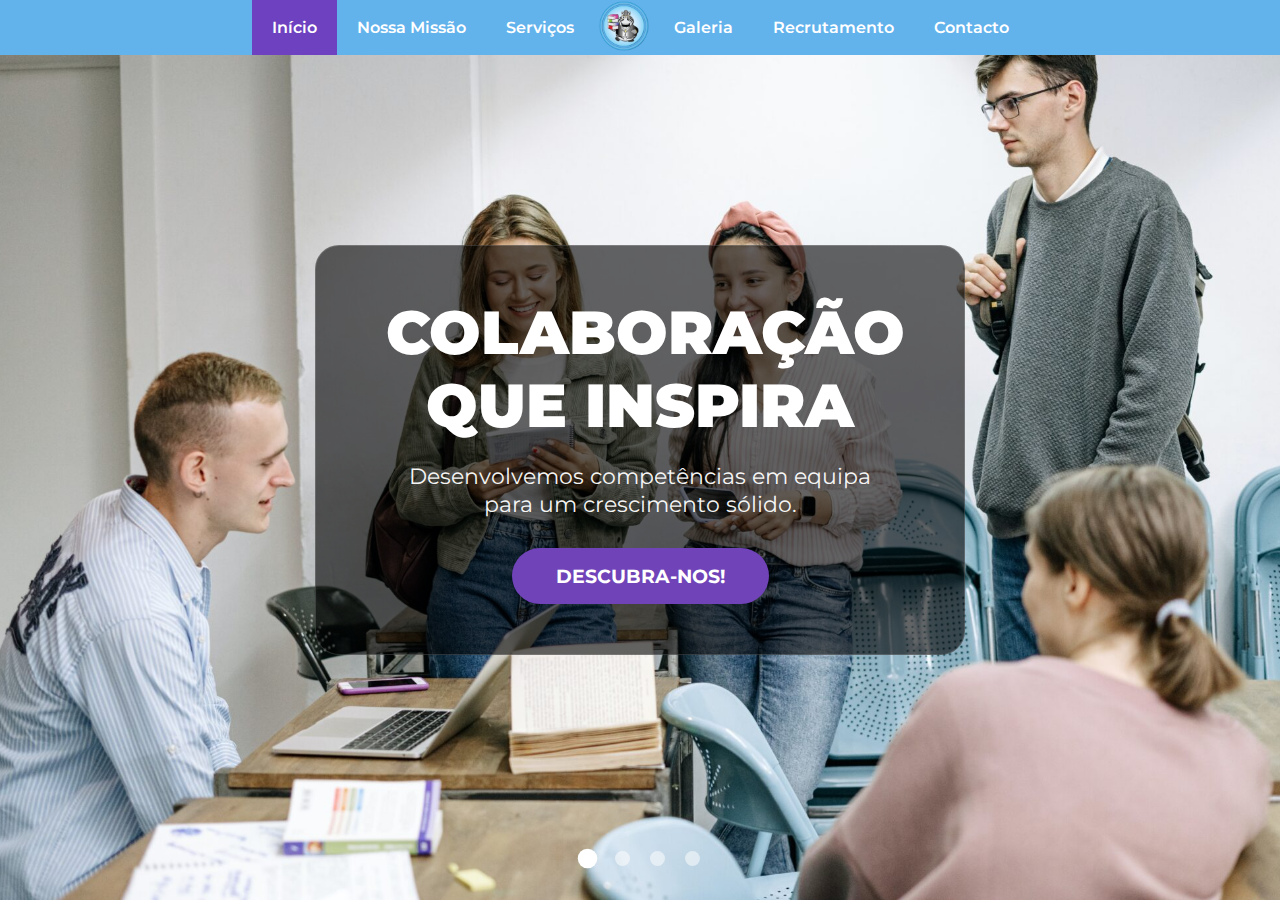
<file: index.html>
<!DOCTYPE html>
<html lang="pt">
<head>
    <meta charset="UTF-8">
    <meta name="viewport" content="width=device-width, initial-scale=1.0">
    <title>Zebra Pacata</title>
    <link rel="icon" type="image/x-icon" href="imagens/logozebra.png">
    <link rel="stylesheet" href="style.css">
</head>
<body>

    <nav class="navbar">
        <ul>
            <li><a class="active" href="index.html">Início</a></li>
            <li><a href="mission.html">Nossa Missão</a></li>
            <li><a href="services.html">Serviços</a></li>
            <div class="logo">
            <img src="imagens/logozebra.png" alt="Logo Zebra Pacata">
            </div>
            <li><a href="pictures.html">Galeria</a></li>
            <li><a href="recrute.html">Recrutamento</a></li>
            <li><a href="conctat.html">Contacto</a></li>
        </ul>
    </nav>

    <section class="hero-slider">

        <div class="slide active">
            <img src="imagens/p1f1.jpg" alt="Slide 1">
            <div class="hero-content">
                <h1>COLABORAÇÃO QUE INSPIRA</h1>
                <p>Desenvolvemos competências em equipa para um crescimento sólido.</p>
                <a href="conctat.html" class="hero-btn">DESCUBRA-NOS!</a>
            </div>
        </div>

        <div class="slide">
            <img src="imagens/p1f2.jpg" alt="Slide 2">
            <div class="hero-content">
                <h1>JUNTOS APRENDEMOS MELHOR</h1>
                <p>A união faz a força no nosso percurso educativo.</p>
                <a href="conctat.html" class="hero-btn">DESCUBRA MAIS!</a>
            </div>
        </div>

        <div class="slide">
            <img src="imagens/p1f3.jpg" alt="Slide 3">
            <div class="hero-content">
                <h1>APRENDER SEM FRONTEIRAS</h1>
                <p>Educação personalizada e acessível, onde quer que estejas.</p>
                <a href="services.html" class="hero-btn">OS NOSSOS SERVIÇOS</a>
            </div>
        </div>

        <div class="slide">
            <img src="imagens/p1f4.jpg" alt="Slide 4">
            <div class="hero-content">
                <h1>RUMO AO SUCESSO</h1>
                <p>Preparação contínua para um futuro brilhante.</p>
                <a href="conctat.html" class="hero-btn">FALE CONNOSCO!</a>
            </div>
        </div>

        <div class="dots">
            <span class="dot active"></span>
            <span class="dot"></span>
            <span class="dot"></span>
            <span class="dot"></span>
        </div>

    </section>
    <script src="script.js"></script>
</body>
</html>
</file>
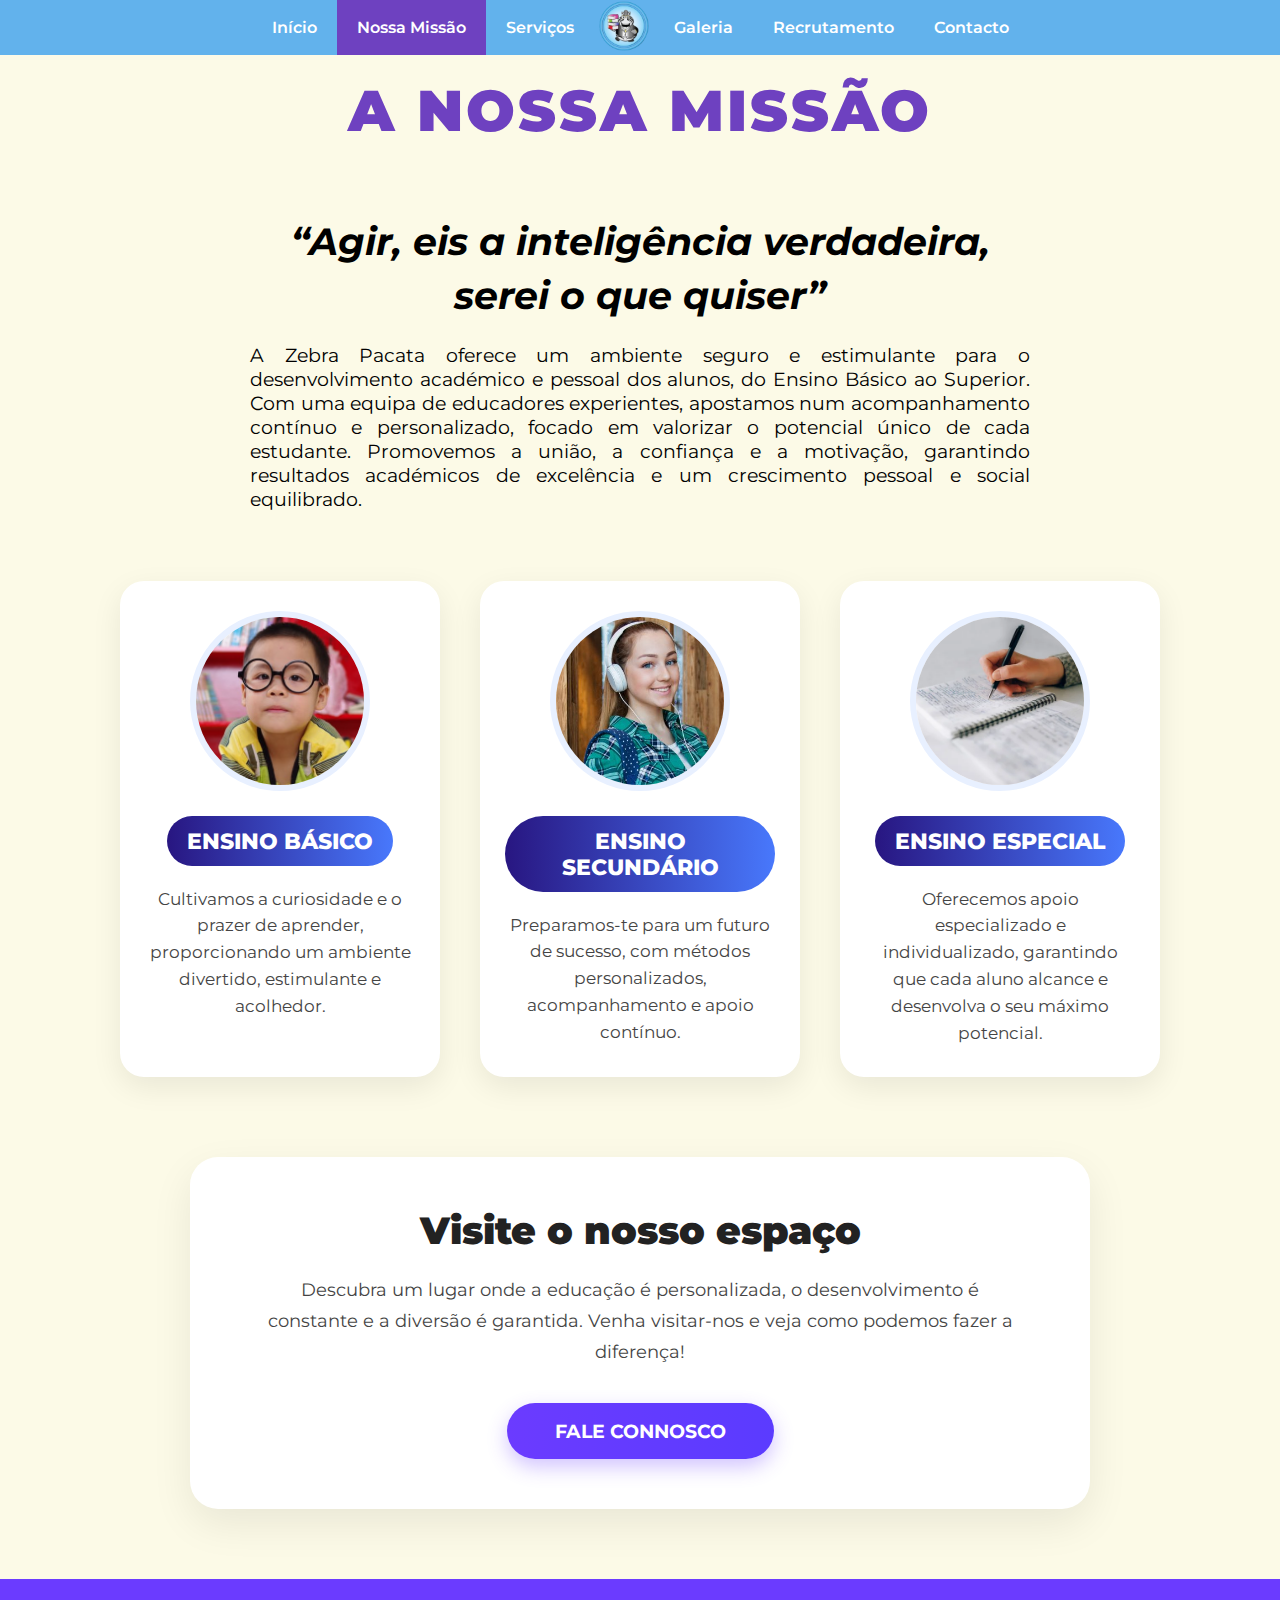
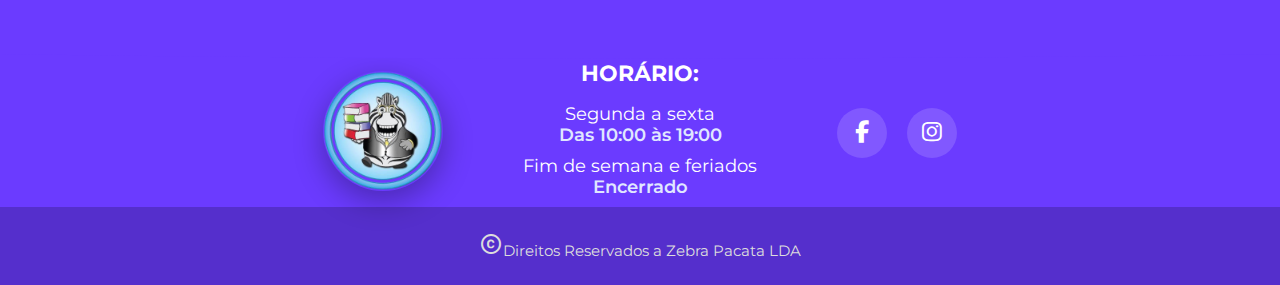
<file: mission.html>
<!DOCTYPE html>
<html lang="pt">

<head>
    <meta charset="UTF-8">
    <meta name="viewport" content="width=device-width, initial-scale=1.0">
    <meta name="description" content="Zebra Pacata - Centro de Estudos, explicações e apoio escolar.">
    <meta name="robots" content="index, follow">
    <title>Zebra Pacata - Centro de Estudos</title>
    <link rel="icon" type="image/x-icon" href="imagens/logozebra.png">
    <link rel="stylesheet" href="https://fonts.googleapis.com/icon?family=Material+Icons">
    <link rel="stylesheet" href="https://cdnjs.cloudflare.com/ajax/libs/font-awesome/6.5.0/css/all.min.css">
    <link rel="stylesheet" href="style.css">
</head>

<body>
    <nav class="navbar">
        <ul>
            <li><a href="home.html">Início</a></li>
            <li><a class="active" href="mission.html">Nossa Missão</a></li>
            <li><a href="services.html">Serviços</a></li>
            <div class="logo">
                <img src="imagens/logozebra.png" alt="Logo Zebra Pacata">
            </div>
            <li><a href="pictures.html">Galeria</a></li>
            <li><a href="recrute.html">Recrutamento</a></li>
            <li><a href="conctat.html">Contacto</a></li>
        </ul>
    </nav>

    <section class="mission">
        <div class="mission-container">
            <div class="big-title">A Nossa Missão</div>

            <div class="quote">
                <i>“Agir, eis a inteligência verdadeira, <br>
                    serei o que quiser”</i>
            </div>

            <div class="text-block">
                A Zebra Pacata oferece um ambiente seguro e estimulante para o desenvolvimento académico e pessoal dos
                alunos, do Ensino Básico
                ao Superior.
                Com uma equipa de educadores experientes, apostamos num acompanhamento contínuo e personalizado, focado
                em valorizar o potencial único
                de cada estudante.
                Promovemos a união, a confiança e a motivação, garantindo resultados académicos de excelência e um
                crescimento pessoal e social
                equilibrado.

            </div>
    </section>

    <section class="levels-section">
        <div class="levels-container">

            <div class="level-card">
                <div class="level-image">
                    <img src="imagens/basico.jpg" alt="Ensino Básico">
                </div>
                <h3 class="level-title">ENSINO BÁSICO</h3>
                <p>Cultivamos a curiosidade e o prazer de aprender, proporcionando um ambiente divertido, estimulante e
                    acolhedor.</p>
            </div>

            <div class="level-card">
                <div class="level-image">
                    <img src="imagens/secundario.jpg" alt="Ensino Secundário">
                </div>
                <h3 class="level-title">ENSINO SECUNDÁRIO</h3>
                <p>Preparamos-te para um futuro de sucesso, com métodos personalizados, acompanhamento e apoio contínuo.
                </p>
            </div>

            <div class="level-card">
                <div class="level-image">
                    <img src="imagens/especial.jpg" alt="Ensino Especial">
                </div>
                <h3 class="level-title">ENSINO ESPECIAL</h3>
                <p>Oferecemos apoio especializado e individualizado, garantindo que cada aluno alcance e desenvolva o
                    seu máximo
                    potencial.</p>
            </div>
        </div>
        <section class="visit-section">
            <div class="visit-card">
                <h2>Visite o nosso espaço</h2>
                <p>Descubra um lugar onde a educação é personalizada, o desenvolvimento é constante e a diversão é
                    garantida. Venha visitar-nos e veja como podemos fazer a diferença!</p>
                <a href="conctat.html" class="visit-btn">FALE CONNOSCO</a>
            </div>
        </section>
    </section>
    <footer class="footer">
        <div class="footer-wave"></div>

        <div class="footer-content">
            <!-- Logo circular da zebra -->
            <div class="footer-logo">
                <img src="imagens/logozebra.png" alt="Zebra Pacata">
            </div>

            <!-- Horários -->
            <div class="footer-schedule">
                <h4>HORÁRIO:</h4>
                <p>Segunda a sexta <span>Das 10:00 às 19:00</span></p>
                <p>Fim de semana e feriados <span>Encerrado</span></p>
            </div>

            <!-- Redes sociais -->
            <div class="footer-social">
                <a href="https://www.facebook.com/people/Centro-de-Apoio-Pedag%C3%B3gico-Zebra-Pacata/100094758005403/"
                    aria-label="Facebook" ;><i class="fab fa-facebook-f"></i></a>
                <a href="https://www.instagram.com/centropedagogicozebrapacata/" aria-label="Instagram"><i
                        class="fab fa-instagram"></i></a>
            </div>
        </div>

        <div class="footer-bottom">
            <span class="material-icons">copyright</span>Direitos Reservados a Zebra Pacata LDA
        </div>
    </footer>
</body>

</html>
</file>
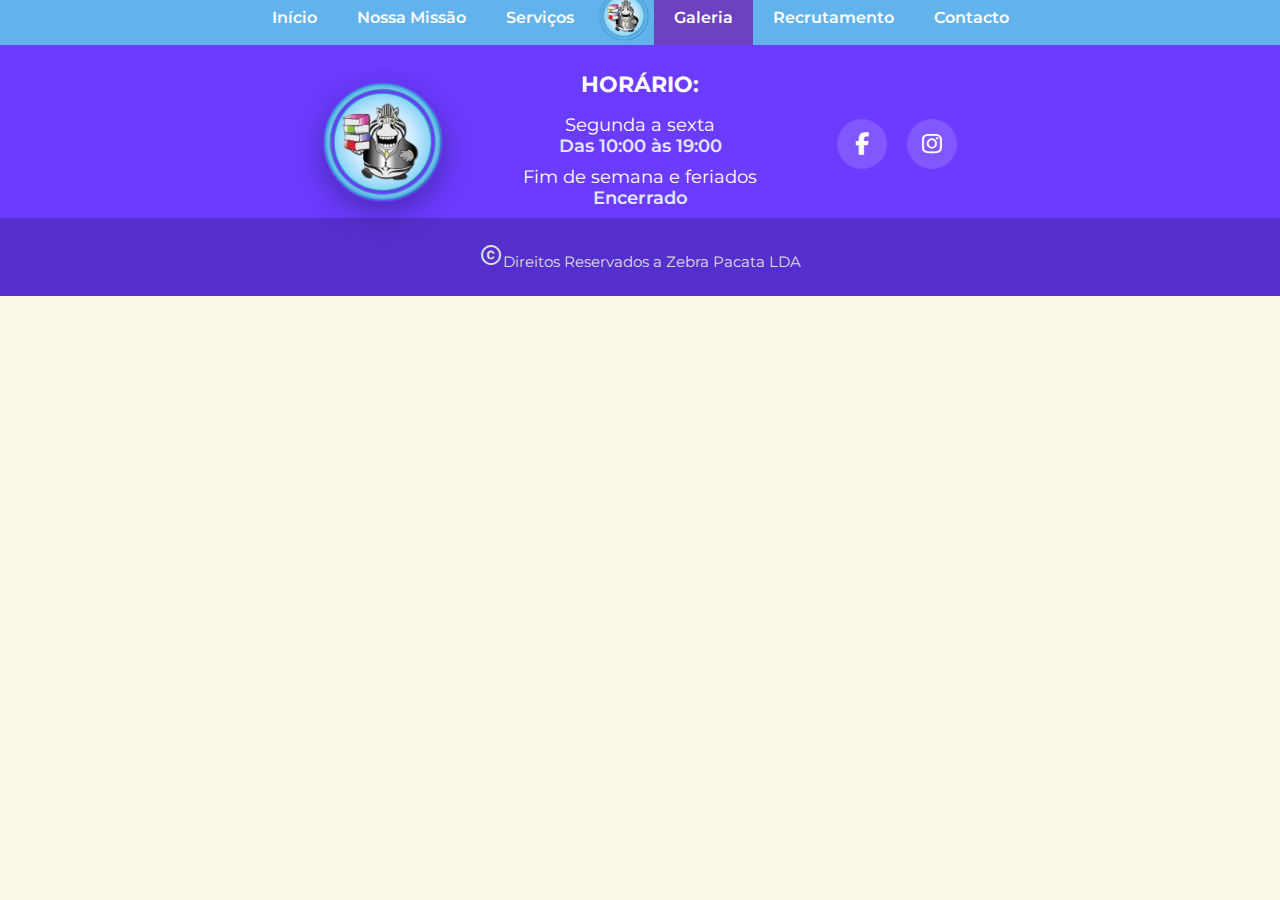
<file: pictures.html>
<!DOCTYPE html>
<html lang="pt">

<head>
    <meta charset="UTF-8">
    <meta name="viewport" content="width=device-width, initial-scale=1.0">
    <meta name="description" content="Zebra Pacata - Centro de Estudos, explicações e apoio escolar.">
    <meta name="robots" content="index, follow">
    <title>Zebra Pacata - Centro de Estudos</title>
    <link rel="icon" type="image/x-icon" href="imagens/logozebra.png">
    <link rel="stylesheet" href="https://fonts.googleapis.com/icon?family=Material+Icons">
    <link rel="stylesheet" href="https://cdnjs.cloudflare.com/ajax/libs/font-awesome/6.5.0/css/all.min.css">
    <link rel="stylesheet" href="style.css">
</head>

<body>
    <div class="navbar">
        <ul>
            <li><a href="home.html">Início</a></li>
            <li><a href="mission.html">Nossa Missão</a></li>
            <li><a href="services.html">Serviços</a></li>
            <div class="logo">
                <li><img src="imagens/logozebra.png" alt="Logotipo"></li>
            </div>
            <li><a class="active" href="pictures.html">Galeria</a></li>
            <li><a href="recrute.html">Recrutamento</a></li>
            <li><a href="conctat.html">Contacto</a></li>
        </ul>
    </div> <!--navbar-->
    <footer class="footer">
        <div class="footer-wave"></div>

        <div class="footer-content">
            <!-- Logo circular da zebra -->
            <div class="footer-logo">
                <img src="imagens/logozebra.png" alt="Zebra Pacata">
            </div>

            <!-- Horários -->
            <div class="footer-schedule">
                <h4>HORÁRIO:</h4>
                <p>Segunda a sexta <span>Das 10:00 às 19:00</span></p>
                <p>Fim de semana e feriados <span>Encerrado</span></p>
            </div>

            <!-- Redes sociais -->
            <div class="footer-social">
                <a href="https://www.facebook.com/people/Centro-de-Apoio-Pedag%C3%B3gico-Zebra-Pacata/100094758005403/"
                    aria-label="Facebook" ;><i class="fab fa-facebook-f"></i></a>
                <a href="https://www.instagram.com/centropedagogicozebrapacata/" aria-label="Instagram"><i
                        class="fab fa-instagram"></i></a>
            </div>
        </div>

        <div class="footer-bottom">
            <span class="material-icons">copyright</span>Direitos Reservados a Zebra Pacata LDA
        </div>
    </footer>
</body>

</html>
</file>
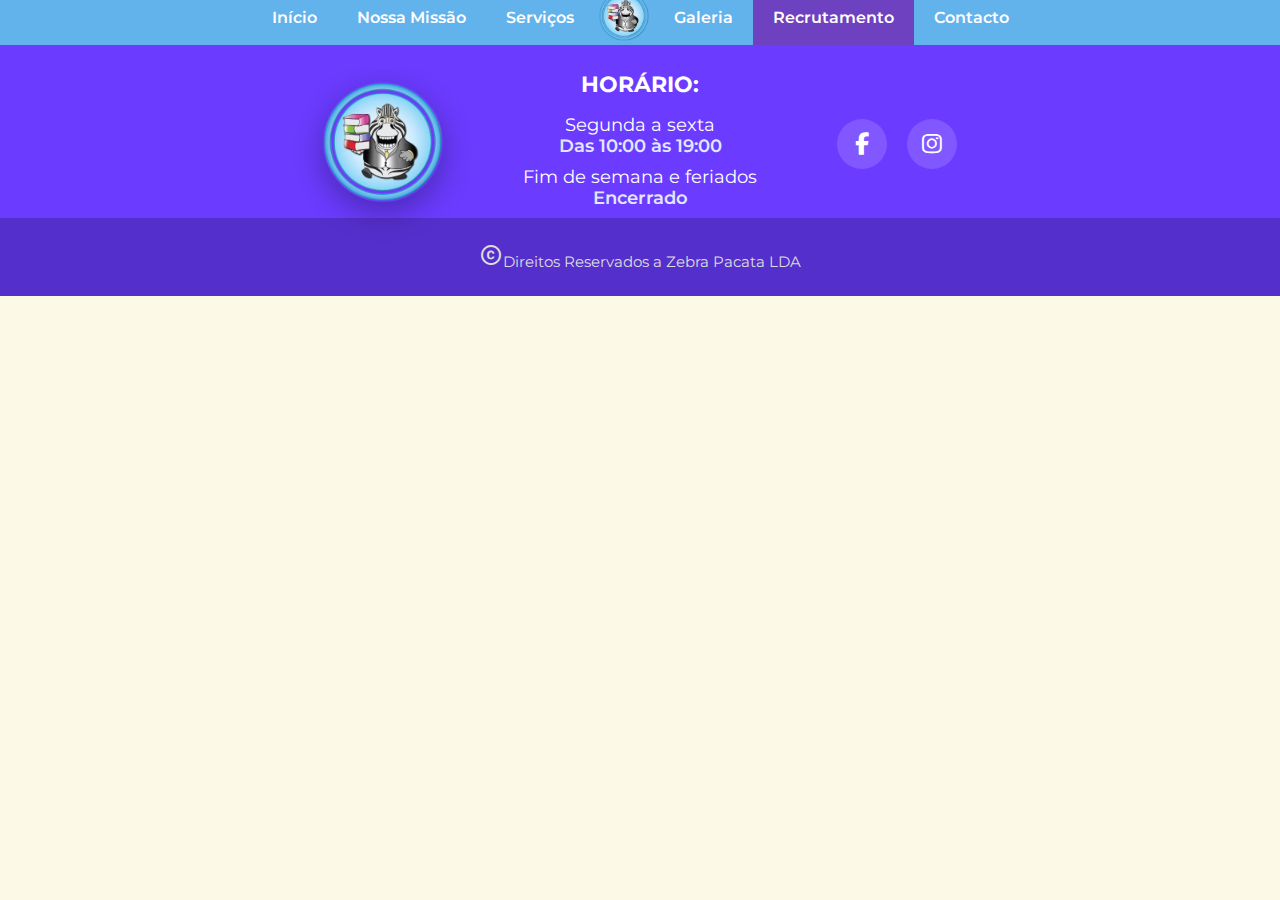
<file: recrute.html>
<!DOCTYPE html>
<html lang="pt">

<head>
    <meta charset="UTF-8">
    <meta name="viewport" content="width=device-width, initial-scale=1.0">
    <meta name="description" content="Zebra Pacata - Centro de Estudos, explicações e apoio escolar.">
    <meta name="robots" content="index, follow">
    <title>Zebra Pacata - Centro de Estudos</title>
    <link rel="icon" type="image/x-icon" href="imagens/logozebra.png">
    <link rel="stylesheet" href="https://fonts.googleapis.com/icon?family=Material+Icons">
    <link rel="stylesheet" href="https://cdnjs.cloudflare.com/ajax/libs/font-awesome/6.5.0/css/all.min.css">
    <link rel="stylesheet" href="style.css">
</head>

<body>
    <div class="navbar">
        <ul>
            <li><a href="home.html">Início</a></li>
            <li><a href="mission.html">Nossa Missão</a></li>
            <li><a href="services.html">Serviços</a></li>
            <div class="logo">
                <li><img src="imagens/logozebra.png" alt="Logotipo"></li>
            </div>
            <li><a href="pictures.html">Galeria</a></li>
            <li><a class="active" href="recrute.html">Recrutamento</a></li>
            <li><a href="conctat.html">Contacto</a></li>
        </ul>
    </div> <!--navbar-->
    <footer class="footer">
        <div class="footer-wave"></div>

        <div class="footer-content">
            <!-- Logo circular da zebra -->
            <div class="footer-logo">
                <img src="imagens/logozebra.png" alt="Zebra Pacata">
            </div>

            <!-- Horários -->
            <div class="footer-schedule">
                <h4>HORÁRIO:</h4>
                <p>Segunda a sexta <span>Das 10:00 às 19:00</span></p>
                <p>Fim de semana e feriados <span>Encerrado</span></p>
            </div>

            <!-- Redes sociais -->
            <div class="footer-social">
                <a href="https://www.facebook.com/people/Centro-de-Apoio-Pedag%C3%B3gico-Zebra-Pacata/100094758005403/"
                    aria-label="Facebook" ;><i class="fab fa-facebook-f"></i></a>
                <a href="https://www.instagram.com/centropedagogicozebrapacata/" aria-label="Instagram"><i
                        class="fab fa-instagram"></i></a>
            </div>
        </div>

        <div class="footer-bottom">
            <span class="material-icons">copyright</span>Direitos Reservados a Zebra Pacata LDA
        </div>
    </footer>
</body>

</html>
</file>
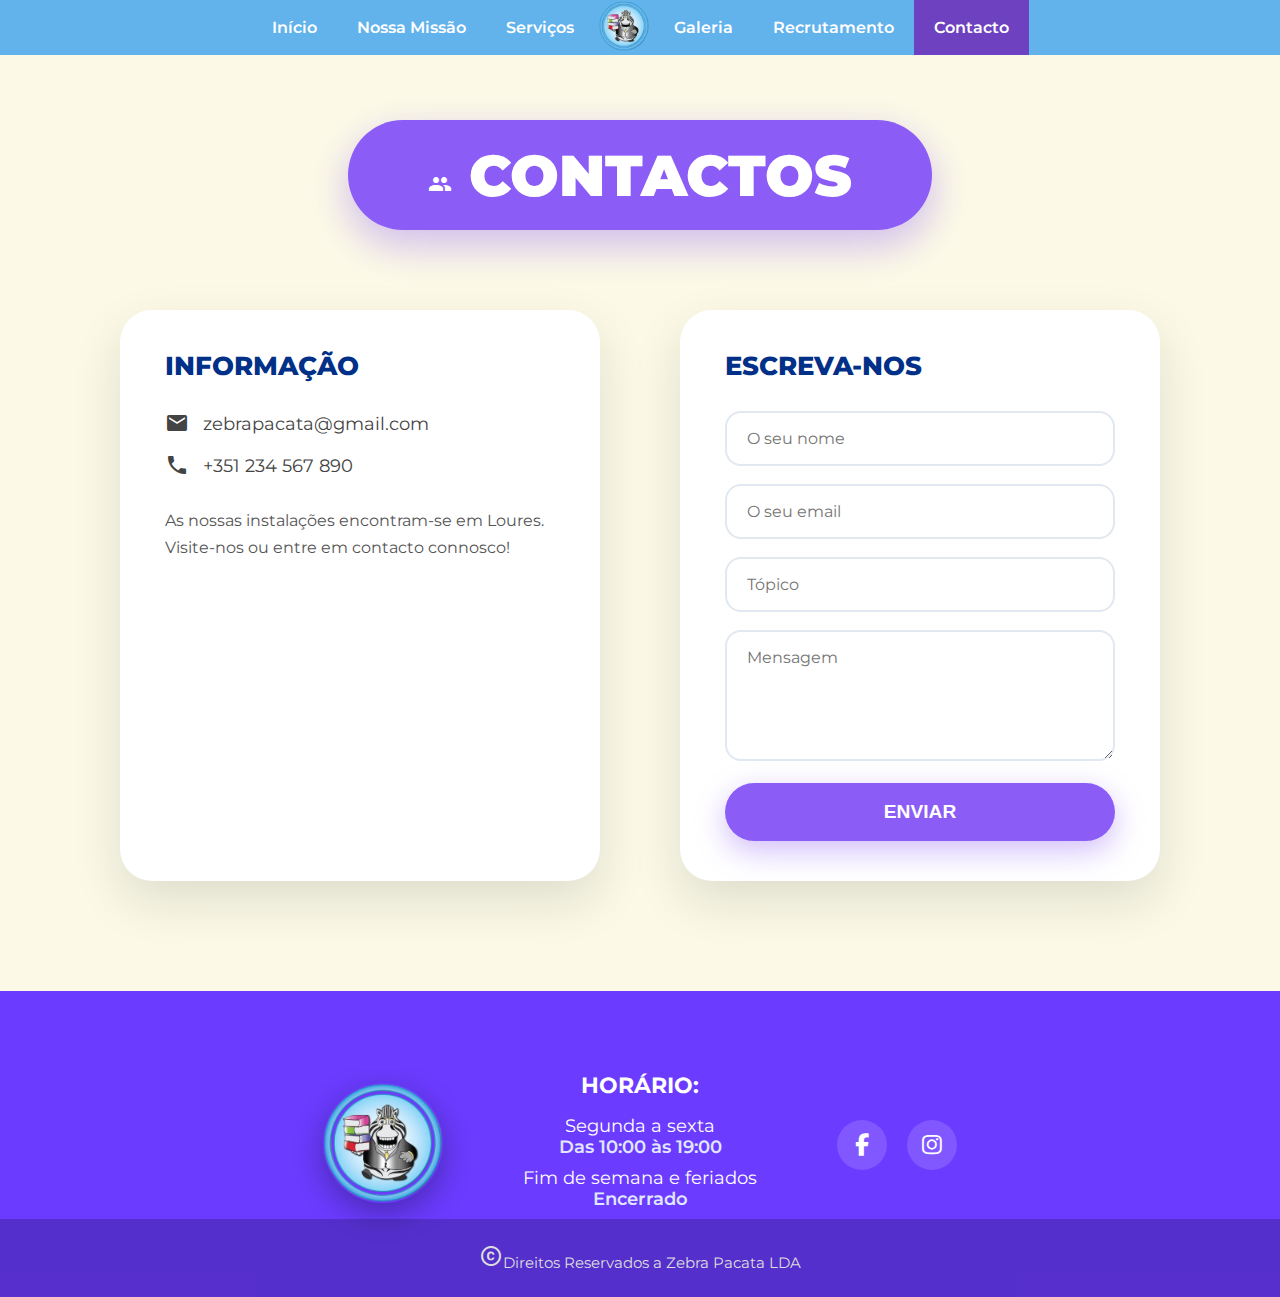
<file: Zebra/Zebra/Zebra/conctat.html>
<!DOCTYPE html>
<html lang="pt">

<head>
    <meta charset="UTF-8">
    <meta name="viewport" content="width=divece-width, inicial-scale=1.0">
    <title>Zebra Pacata</title>
    <link rel="icon" type="image/x-icon" href="imagens/logozebra.png">
    <link rel="stylesheet" href="https://fonts.googleapis.com/icon?family=Material+Icons">
    <link rel="stylesheet" href="https://cdnjs.cloudflare.com/ajax/libs/font-awesome/6.5.0/css/all.min.css">
    <link rel="stylesheet" href="style.css">
</head>

<body>
    <nav class="navbar">
        <ul>
            <li><a href="index.html">Início</a></li>
            <li><a href="mission.html">Nossa Missão</a></li>
            <li><a href="services.html">Serviços</a></li>
            <div class="logo">
                <li><img src="imagens/logozebra.png" alt="Logotipo"></li>
            </div>
            <li><a href="pictures.html">Galeria</a></li>
            <li><a href="recrute.html">Recrutamento</a></li>
            <li><a class="active" href="conctat.html">Contacto</a></li>
        </ul>
    </nav> <!--navbar-->

    <section class="contact-section">
        <div class="contact-container">

            <div class="contact-title">
                <span class="material-icons" id="people">people</span>
                CONTACTOS
            </div>

            <div class="contact-content">
                <div class="contact-info">
                    <h3>INFORMAÇÃO</h3>
                    <p class="info-item">
                        <span class="material-icons">mail</span> zebrapacata@gmail.com
                    </p>
                    <p class="info-item">
                        <span class="material-icons">phone</span> +351 234 567 890
                    </p>
                    <p class="info-text">
                        As nossas instalações encontram-se em Loures.<br>
                        Visite-nos ou entre em contacto connosco!
                        <iframe
                            src="https://www.google.com/maps/embed?pb=!1m18!1m12!1m3!1d3107.687676430003!2d-9.160520323371676!3d38.83961307173657!2m3!1f0!2f0!3f0!3m2!1i1024!2i768!4f13.1!3m3!1m2!1s0xd192ce322917779%3A0x49073eb53e8b1139!2sZebra%20Pacata%20Lda.!5e0!3m2!1spt-PT!2spt!4v1764899569189!5m2!1spt-PT!2spt"
                            width="390px" height="250px" style="border:0;" allowfullscreen="" loading="lazy"
                            referrerpolicy="no-referrer-when-downgrade"></iframe>
                    </p>
                </div>

                <div class="contact-form">
                    <h3>ESCREVA-NOS</h3>
                    <form id="contactForm" action="https://formspree.io/f/xreeebzb" method="POST"
                        onsubmit="return validarEmail()">
                        <input type="text" name="nome" placeholder="O seu nome" required>
                        <input type="email" id="email" name="email" placeholder="O seu email" required>
                        <input type="text" name="assunto" placeholder="Tópico" required>
                        <textarea name="mensagem" placeholder="Mensagem" rows="5" required></textarea>
                        <p id="erro" style="color:#e74c3c; margin-top:10px; font-size:0.95rem; display:none;"></p>
                        <button type="submit">Enviar</button>
                    </form>

                </div>
            </div>
            <script>
                function validarEmail() {
                    const email = document.getElementById("email").value.toLowerCase();
                    const erro = document.getElementById("erroEmail");

                    // domínios bloqueados
                    const dominiosProibidos = [
                        "gmail.com",
                        "outlook.com",
                        "hotmail.com",
                        "yahoo.com"
                    ];

                    // verificar domínio
                    const dominio = email.split("@")[1];

                    if (!email.includes("@") || !dominio) {
                        erro.textContent = "Email inválido.";
                        return false;
                    }

                    if (dominiosProibidos.includes(dominio)) {
                        erro.textContent = "Não são permitidos emails Gmail, Outlook, etc.";
                        return false;
                    }

                    erro.textContent = "";
                    return true;
                }
            </script>
    </section>
    <footer class="footer">
        <div class="footer-wave"></div>

        <div class="footer-content">
            <!-- Logo circular da zebra -->
            <div class="footer-logo">
                <img src="imagens/logozebra.png" alt="Zebra Pacata">
            </div>

            <!-- Horários -->
            <div class="footer-schedule">
                <h4>HORÁRIO:</h4>
                <p>Segunda a sexta <span>Das 10:00 às 19:00</span></p>
                <p>Fim de semana e feriados <span>Encerrado</span></p>
            </div>

            <!-- Redes sociais -->
            <div class="footer-social">
                <a href="https://www.facebook.com/people/Centro-de-Apoio-Pedag%C3%B3gico-Zebra-Pacata/100094758005403/"
                    aria-label="Facebook" ;><i class="fab fa-facebook-f"></i></a>
                <a href="https://www.instagram.com/centropedagogicozebrapacata/" aria-label="Instagram"><i
                        class="fab fa-instagram"></i></a>
            </div>
        </div>

        <div class="footer-bottom">
            <span class="material-icons">copyright</span>Direitos Reservados a Zebra Pacata LDA
        </div>
    </footer>
</body>
</file>
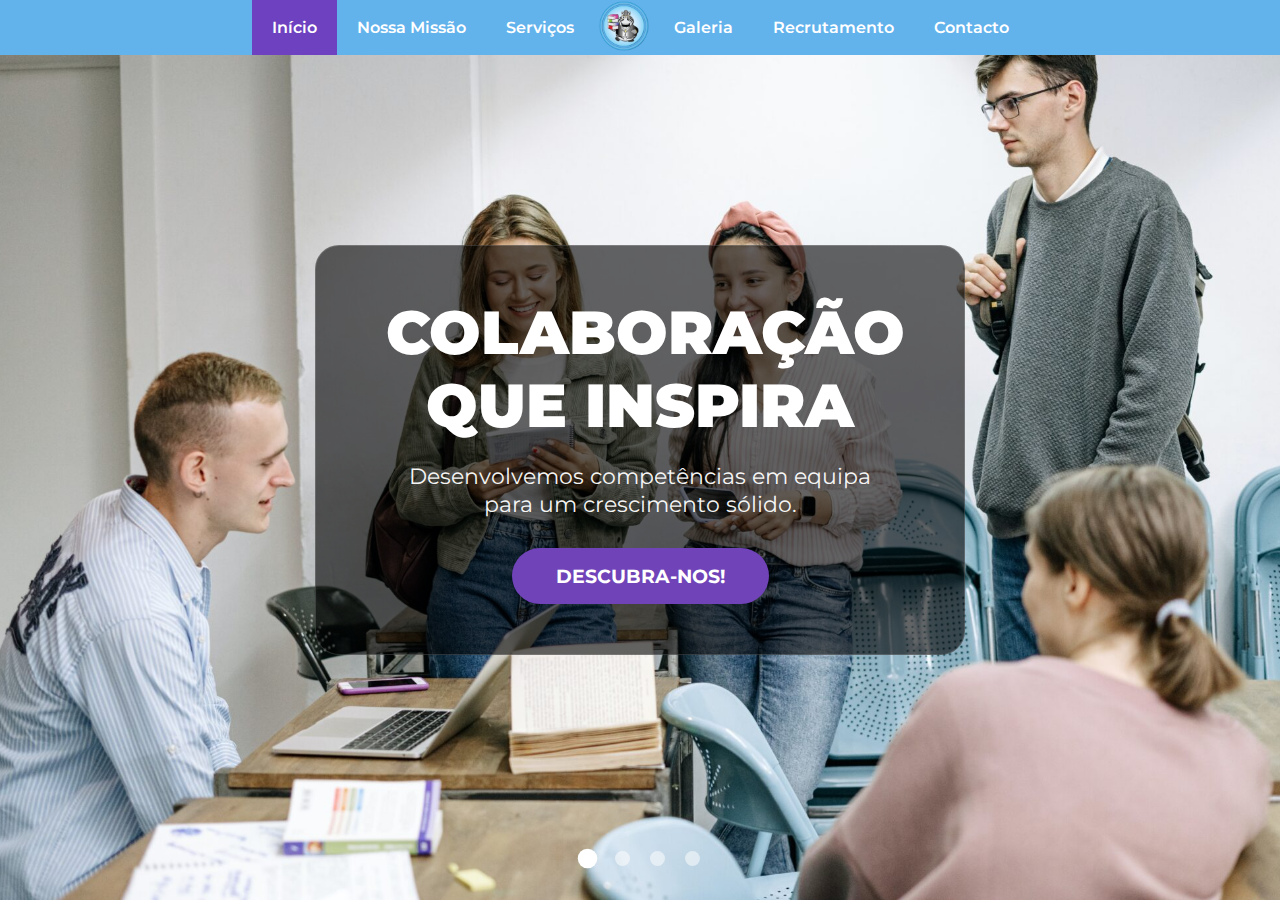
<file: Zebra/Zebra/Zebra/home.html>
<!DOCTYPE html>
<html lang="pt">
<head>
    <meta charset="UTF-8">
    <meta name="viewport" content="width=device-width, initial-scale=1.0">
    <title>Zebra Pacata</title>
    <link rel="icon" type="image/x-icon" href="imagens/logozebra.png">
    <link rel="stylesheet" href="style.css">
</head>
<body>

    <nav class="navbar">
        <ul>
            <li><a class="active" href="home.html">Início</a></li>
            <li><a href="mission.html">Nossa Missão</a></li>
            <li><a href="services.html">Serviços</a></li>
            <div class="logo">
            <img src="imagens/logozebra.png" alt="Logo Zebra Pacata">
            </div>
            <li><a href="pictures.html">Galeria</a></li>
            <li><a href="recrute.html">Recrutamento</a></li>
            <li><a href="conctat.html">Contacto</a></li>
        </ul>
    </nav>

    <section class="hero-slider">

        <div class="slide active">
            <img src="imagens/p1f1.jpg" alt="Slide 1">
            <div class="hero-content">
                <h1>COLABORAÇÃO QUE INSPIRA</h1>
                <p>Desenvolvemos competências em equipa para um crescimento sólido.</p>
                <a href="conctat.html" class="hero-btn">DESCUBRA-NOS!</a>
            </div>
        </div>

        <div class="slide">
            <img src="imagens/p1f2.jpg" alt="Slide 2">
            <div class="hero-content">
                <h1>JUNTOS APRENDEMOS MELHOR</h1>
                <p>A união faz a força no nosso percurso educativo.</p>
                <a href="conctat.html" class="hero-btn">DESCUBRA MAIS!</a>
            </div>
        </div>

        <div class="slide">
            <img src="imagens/p1f3.jpg" alt="Slide 3">
            <div class="hero-content">
                <h1>APRENDER SEM FRONTEIRAS</h1>
                <p>Educação personalizada e acessível, onde quer que estejas.</p>
                <a href="services.html" class="hero-btn">OS NOSSOS SERVIÇOS</a>
            </div>
        </div>

        <div class="slide">
            <img src="imagens/p1f4.jpg" alt="Slide 4">
            <div class="hero-content">
                <h1>RUMO AO SUCESSO</h1>
                <p>Preparação contínua para um futuro brilhante.</p>
                <a href="conctat.html" class="hero-btn">FALE CONNOSCO!</a>
            </div>
        </div>

        <div class="dots">
            <span class="dot active"></span>
            <span class="dot"></span>
            <span class="dot"></span>
            <span class="dot"></span>
        </div>

    </section>
    <script src="script.js"></script>
</body>
</html>
</file>
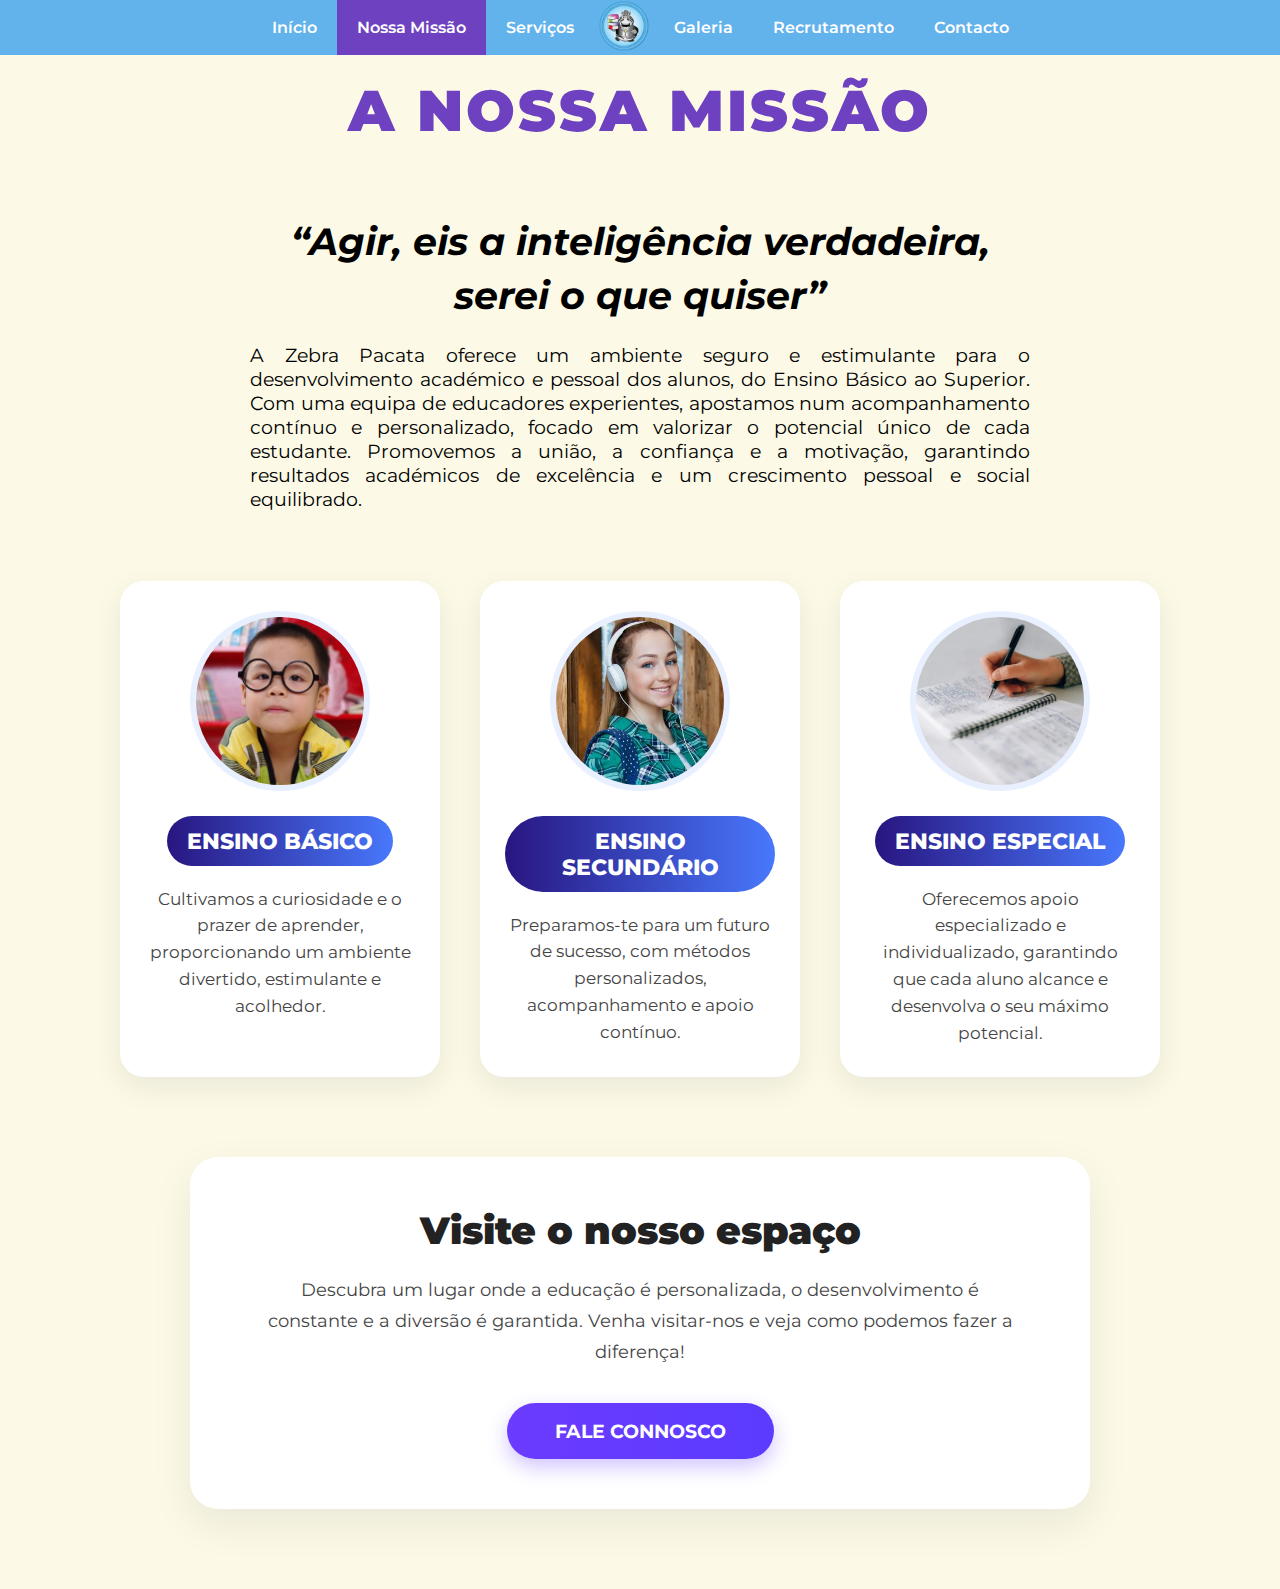
<file: Zebra/Zebra/Zebra/mission.html>
<!DOCTYPE html>
<html lang="pt">

<head>
    <meta charset="UTF-8">
    <meta name="viewport" content="width=divece-width,inicial-scale=1.0">
    <title>Zebra Pacata</title>
    <link rel="icon" type="image/x-icon" href="imagens/logozebra.png">
    <link rel="stylesheet" href="style.css">
</head>

<body>
    <nav class="navbar">
        <ul>
            <li><a href="home.html">Início</a></li>
            <li><a class="active" href="mission.html">Nossa Missão</a></li>
            <li><a href="services.html">Serviços</a></li>
            <div class="logo">
                <img src="imagens/logozebra.png" alt="Logo Zebra Pacata">
            </div>
            <li><a href="pictures.html">Galeria</a></li>
            <li><a href="recrute.html">Recrutamento</a></li>
            <li><a href="conctat.html">Contacto</a></li>
        </ul>
    </nav>

    <section class="mission">
        <div class="mission-container">
            <div class="big-title">A Nossa Missão</div>

            <div class="quote">
                <i>“Agir, eis a inteligência verdadeira, <br>
                    serei o que quiser”</i>
            </div>

            <div class="text-block">
                A Zebra Pacata oferece um ambiente seguro e estimulante para o desenvolvimento académico e pessoal dos alunos, do Ensino Básico 
                ao Superior.
                Com uma equipa de educadores experientes, apostamos num acompanhamento contínuo e personalizado, focado em valorizar o potencial único 
                de cada estudante. 
                Promovemos a união, a confiança e a motivação, garantindo resultados académicos de excelência e um crescimento pessoal e social 
                equilibrado.

            </div>
    </section>

    <section class="levels-section">
        <div class="levels-container">

            <div class="level-card">
                <div class="level-image">
                    <img src="imagens/basico.jpg" alt="Ensino Básico">
                </div>
                <h3 class="level-title">ENSINO BÁSICO</h3>
                <p>Cultivamos a curiosidade e o prazer de aprender, proporcionando um ambiente divertido, estimulante e
                    acolhedor.</p>
            </div>

            <div class="level-card">
                <div class="level-image">
                    <img src="imagens/secundario.jpg" alt="Ensino Secundário">
                </div>
                <h3 class="level-title">ENSINO SECUNDÁRIO</h3>
                <p>Preparamos-te para um futuro de sucesso, com métodos personalizados, acompanhamento e apoio contínuo.
                </p>
            </div>

            <div class="level-card">
                <div class="level-image">
                    <img src="imagens/especial.jpg" alt="Ensino Especial">
                </div>
                <h3 class="level-title">ENSINO ESPECIAL</h3>
                <p>Oferecemos apoio especializado e individualizado, garantindo que cada aluno alcance e desenvolva o seu máximo
                    potencial.</p>
            </div>
        </div>
        <section class="visit-section">
            <div class="visit-card">
                <h2>Visite o nosso espaço</h2>
                <p>Descubra um lugar onde a educação é personalizada, o desenvolvimento é constante e a diversão é garantida. Venha visitar-nos e veja como podemos fazer a diferença!</p>
                <a href="conctat.html" class="visit-btn">FALE CONNOSCO</a>
            </div>
        </section>

    </section>
</body>
</file>
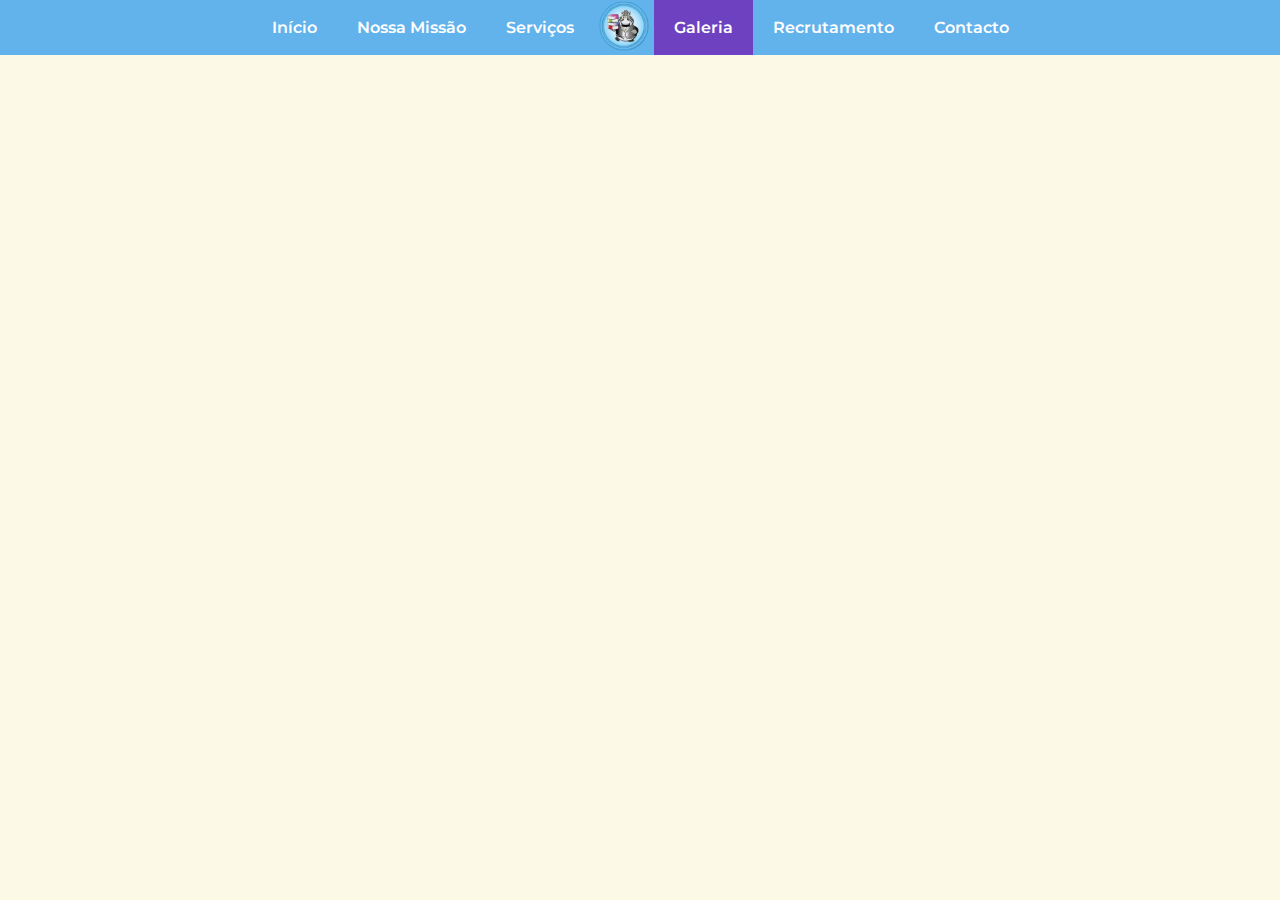
<file: Zebra/Zebra/Zebra/pictures.html>
<!DOCTYPE html>
<html lang="pt">

<head>
    <meta charset="UTF-8">
    <meta name="viewport" content="width=divece-width,inicial-scale=1.0">
    <title>Zebra Pacata</title>
    <link rel="icon" type="image/x-icon" href="imagens/logozebra.png">
    <link rel="stylesheet" href="style.css">
    <script src="script.js"></script>
</head>

<body>
<div class="navbar">
    <ul>
        <li><a href="index.html">Início</a></li>
        <li><a href="mission.html">Nossa Missão</a></li>
        <li><a href="services.html">Serviços</a></li>
        <div class="logo">
            <li><img src="imagens/logozebra.png" alt="Logotipo"></li>
        </div>
        <li><a class="active" href="pictures.html">Galeria</a></li>
        <li><a href="recrute.html">Recrutamento</a></li>
        <li><a href="conctat.html">Contacto</a></li>
    </ul>
</div> <!--navbar-->
</body>
</file>
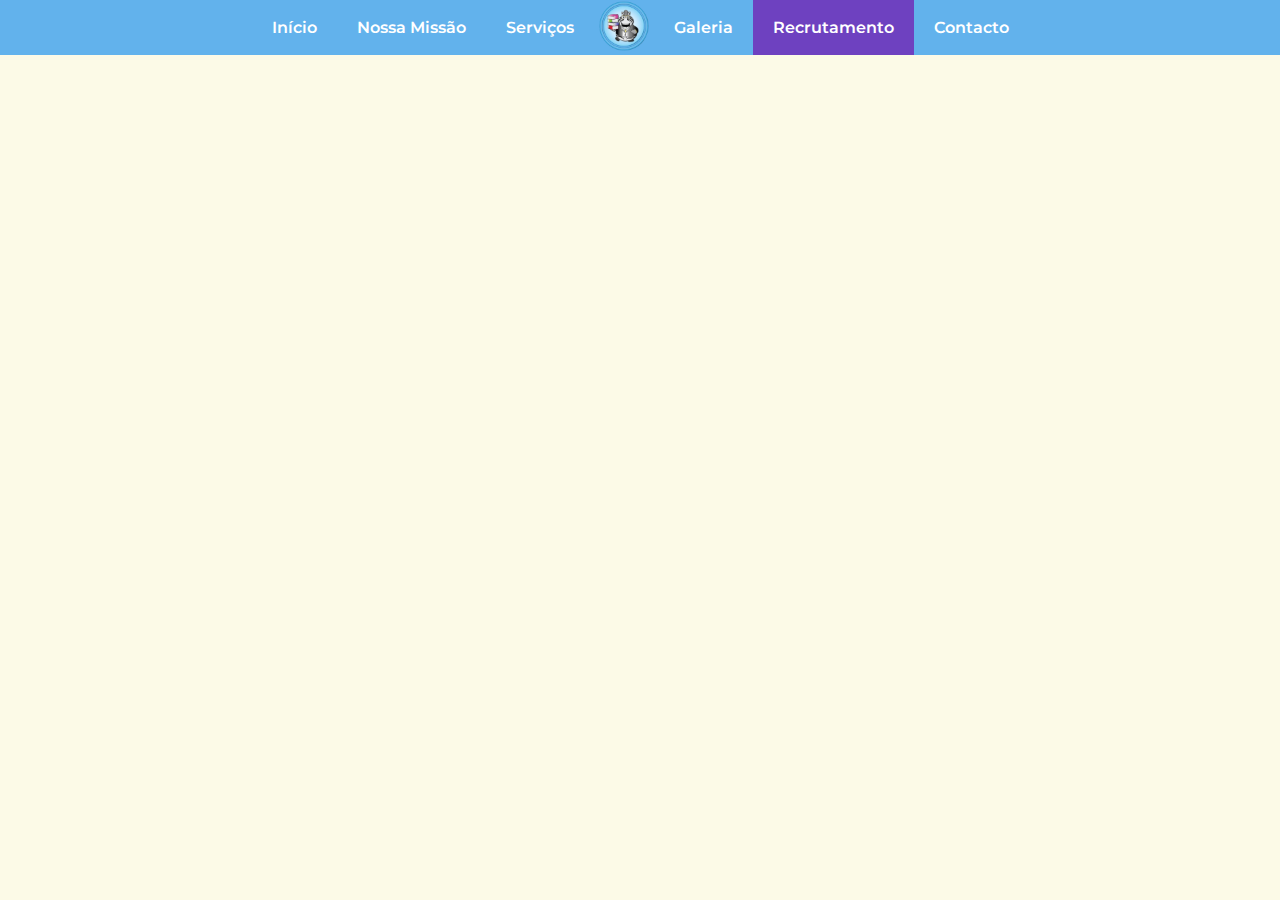
<file: Zebra/Zebra/Zebra/recrute.html>
<!DOCTYPE html>
<html lang="pt">

<head>
    <meta charset="UTF-8">
    <meta name="viewport" content="width=divece-width,inicial-scale=1.0">
    <title>Zebra Pacata</title>
    <link rel="icon" type="image/x-icon" href="imagens/logozebra.png">
    <link rel="stylesheet" href="style.css">
    <script src="script.js"></script>
</head>

<body>
<div class="navbar">
    <ul>
        <li><a href="home.html">Início</a></li>
        <li><a href="mission.html">Nossa Missão</a></li>
        <li><a href="services.html">Serviços</a></li>
        <div class="logo">
            <li><img src="imagens/logozebra.png" alt="Logotipo"></li>
        </div>
        <li><a href="pictures.html">Galeria</a></li>
        <li><a class="active" href="recrute.html">Recrutamento</a></li>
        <li><a href="conctat.html">Contacto</a></li>
    </ul>
</div> <!--navbar-->
</body>
</file>
<file: style.css>
@import url('https://fonts.googleapis.com/css2?family=Montserrat:wght@400;600;700;900&display=swap');

* {
    margin: 0;
    padding: 0;
    box-sizing: border-box;
}

body {
    font-family: 'Montserrat', sans-serif;
    background-color: rgba(252, 250, 231);
    color: rgb(255, 255, 255);
    overflow-x: hidden;
}

/* ====================== NAVBAR ====================== */
.navbar .logo img {
    width: 50px;
    height: 50px;
    margin-left: 5px;
    margin-right: 5px;
}

.navbar ul {
    width: 100%;
    list-style-type: none;
    margin: 0;
    padding: 0;
    background-color: #62b2ec;
    display: flex;
    justify-content: center;
    align-items: center;
    text-align: center;
    position: fixed;
    z-index: 9999;
}

.navbar ul li a {
    display: block;
    color: white;
    padding: 18px 20px;
    text-decoration: none;
    text-align: center;
    font-weight: 600;
    transition: 0.3s;
}

.navbar ul li a:hover:not(.active) {
    background: #6e41c094;
}

.navbar ul li a.active {
    background: #6e41c0;
}

/* ====================== SLIDE SHOW ====================== */
.hero,
.section-2 {
    position: relative;
    height: 100vh;
    overflow: hidden;
}

.hero-bg {
    position: absolute;
    top: 0;
    left: 0;
    width: 100%;
    height: 100%;
    object-fit: cover;
    z-index: 1;
}

.hero-content {
    position: absolute;
    top: 50%;
    left: 50%;
    transform: translate(-50%, -50%);
    background: rgba(0, 0, 0, 0.6);
    padding: 50px 70px;
    border-radius: 24px;
    text-align: center;
    max-width: 90%;
    width: 650px;
    z-index: 10;
    border: 1px solid rgba(255, 255, 255, 0.15);
}

.hero-content h1 {
    font-size: 3.8rem;
    font-weight: 900;
    margin-bottom: 20px;
    line-height: 1.2;
}

.hero-content p {
    font-size: 1.4rem;
    margin-bottom: 30px;
    opacity: 0.95;
}

.hero-btn {
    display: inline-block;
    background: #7043B8;
    color: rgb(255, 255, 255);
    padding: 16px 44px;
    border-radius: 50px;
    text-decoration: none;
    font-weight: 700;
    font-size: 1.2rem;
    transition: all 0.3s;
}

.hero-btn:hover {
    background: #5a3299;
    transform: translateY(-4px);
}

@media (max-width: 768px) {
    .hero-content {
        padding: 40px 30px;
        border-radius: 18px;
    }

    .hero-content h1 {
        font-size: 2.8rem;
    }

    .hero-content p {
        font-size: 1.2rem;
    }

    .navbar ul {
        gap: 5px;
    }

    .navbar ul li a {
        padding: 10px 12px;
        font-size: 0.9rem;
    }
}

.hero-slider {
    position: relative;
    height: 100vh;
    overflow: hidden;
}

.slide {
    position: absolute;
    top: 0;
    left: 0;
    width: 100%;
    height: 100%;
    opacity: 0;
    transition: opacity 1.2s ease-in-out;
}

.slide.active {
    opacity: 1;
    z-index: 1;
}

.slide img {
    width: 100%;
    height: 100%;
    object-fit: cover;
}

.dots {
    position: absolute;
    bottom: 30px;
    left: 50%;
    transform: translateX(-50%);
    z-index: 20;
}

.dot {
    cursor: pointer;
    height: 15px;
    width: 15px;
    margin: 0 8px;
    background-color: rgba(255, 255, 255, 0.5);
    border-radius: 50%;
    display: inline-block;
    transition: all 0.4s;
}

.dot.active,
.dot:hover {
    background-color: white;
    transform: scale(1.3);
}

/* ====================== MISSÃO ====================== */

.mission {
    background-color: #FCFAE7;
}

.mission-container {
    max-width: 900px;
    margin: auto;
    text-align: center;
}

.big-title {
    font-size: 3.6rem;
    font-weight: 900;
    color: #6e41c0;
    text-transform: uppercase;
    letter-spacing: 3px;
    margin-bottom: 70px;
    padding-top: 75px;
}

.quote {
    font-size: 2.4rem;
    font-weight: 700;
    color: #000000;
    margin: 20px 0;
    line-height: 1.4;
}

.text-block {
    max-width: 780px;
    margin: 0 auto 70px;
    text-align: justify;
    font-size: 1.2rem;
    color: #000000;
}

.text-block.center {
    text-align: center;
}

/* ====================== RESPONSIVO ====================== */
@media (max-width: 768px) {
    .big-title {
        font-size: 3.6rem;
        letter-spacing: 3px;
    }

    .quote {
        font-size: 1.9rem;
        margin: 60px 0;
    }

    .quote span {
        font-size: 2.4rem;
    }

    .text-block {
        font-size: 1.1rem;
        padding: 0 15px;
    }

    .hero-content {
        padding: 40px 30px;
    }

    .hero-content h1 {
        font-size: 2.8rem;
    }

    .hero-content p {
        font-size: 1.2rem;
    }

    .navbar ul li a {
        padding: 12px 10px;
        font-size: 0.9rem;
    }
}

/* =============== SECÇÃO DOS 3 NÍVEIS DE ENSINO =============== */
.levels-section {

    background-color: #FCFAE7;
}

.levels-container {
    max-width: 1200px;
    margin: 0 auto;
    display: flex;
    justify-content: center;
    gap: 40px;
    flex-wrap: wrap;
}

.level-card {
    background: white;
    border-radius: 24px;
    padding: 30px 25px;
    width: 320px;
    text-align: center;
    box-shadow: 0 10px 30px rgba(0, 0, 0, 0.08);
    transition: transform 0.3s ease;
}

.level-card:hover {
    transform: translateY(-10px);
}

.level-image {
    width: 180px;
    height: 180px;
    margin: 0 auto 25px;
    overflow: hidden;
    border-radius: 50%;
    border: 6px solid #e8f0ff;
}

.level-image img {
    width: 100%;
    height: 100%;
    object-fit: cover;
}

.level-title {
    background: linear-gradient(90deg, #281681, #4878fc);
    color: white;
    font-weight: 800;
    font-size: 1.35rem;
    text-transform: uppercase;
    padding: 12px 20px;
    border-radius: 50px;
    margin-bottom: 20px;
    display: inline-block;
}

.level-card p {
    font-size: 1.05rem;
    color: #444;
    line-height: 1.6;
}

@media (max-width: 992px) {
    .levels-container {
        gap: 30px;
    }

    .level-card {
        width: 300px;
    }
}

@media (max-width: 768px) {
    .levels-container {
        flex-direction: column;
        align-items: center;
    }

    .level-card {
        width: 90%;
        max-width: 380px;
    }

    .levels-section {
        padding: 80px 15px;
    }
}

/* =============== VISITE O NOSSO ESPAÇO =============== */
.visit-section {
    padding: 80px 20px;
    background-color: #FCFAE7;
    text-align: center;
}

.visit-card {
    max-width: 900px;
    margin: 0 auto;
    background: white;
    padding: 50px 40px;
    border-radius: 28px;
    box-shadow: 0 15px 40px rgba(0, 0, 0, 0.08);
}

.visit-card h2 {
    font-size: 2.4rem;
    font-weight: 900;
    color: #222;
    margin-bottom: 20px;
}

.visit-card p {
    font-size: 1.15rem;
    color: #444;
    line-height: 1.7;
    margin-bottom: 35px;
    max-width: 750px;
    margin-left: auto;
    margin-right: auto;
}

.visit-btn {
    display: inline-block;
    background: linear-gradient(90deg, #6B3BFF, #5B3BFF);
    color: white;
    font-weight: 700;
    font-size: 1.2rem;
    text-transform: uppercase;
    padding: 16px 48px;
    border-radius: 50px;
    text-decoration: none;
    box-shadow: 0 8px 20px rgba(107, 59, 255, 0.3);
    transition: all 0.3s ease;
}

.visit-btn:hover {
    background: linear-gradient(90deg, #5a2de6, #4a2ad1);
    transform: translateY(-4px);
    box-shadow: 0 12px 25px rgba(107, 59, 255, 0.4);
}

@media (max-width: 768px) {
    .visit-card {
        padding: 40px 25px;
        border-radius: 20px;
    }

    .visit-card h2 {
        font-size: 2rem;
    }

    .visit-card p {
        font-size: 1.05rem;
    }

    .visit-btn {
        padding: 14px 40px;
        font-size: 1.1rem;
    }
}

/* ==================== CONTACTOS ==================== */
.contact-section {
    padding: 120px 20px;
    background-color: rgba(252, 250, 231);
    min-height: 100vh;
}

.contact-container {
    max-width: 1100px;
    margin: 0 auto;
    text-align: center;
}

/* Título roxo com o ícone */
.contact-title {
    font-size: 3.6rem;
    font-weight: 900;
    text-transform: uppercase;
    color: white;
    background: #8B5CF6;
    padding: 20px 80px;
    border-radius: 60px;
    display: inline-block;
    margin-bottom: 80px;
    box-shadow: 0 15px 40px rgba(139, 92, 246, 0.4);
    position: relative;
}

/* Conteúdo: duas colunas */
.contact-content {
    display: flex;
    justify-content: center;
    gap: 80px;
    flex-wrap: wrap;
    color: #333;
}

.contact-info,
.contact-form {
    background: white;
    padding: 40px 45px;
    border-radius: 32px;
    box-shadow: 0 20px 50px rgba(0, 0, 0, 0.12);
    width: 100%;
    max-width: 480px;
    text-align: left;
}

.contact-info h3,
.contact-form h3 {
    font-size: 1.6rem;
    font-weight: 800;
    color: #003087;
    margin-bottom: 30px;
    text-transform: uppercase;
}

.info-item {
    display: flex;
    align-items: center;
    gap: 14px;
    font-size: 1.15rem;
    margin-bottom: 18px;
    color: #444;
}

.info-text {
    margin-top: 30px;
    line-height: 1.7;
    color: #555;
}

/* Formulário */
.contact-form input,
.contact-form textarea {
    width: 100%;
    padding: 16px 20px;
    margin-bottom: 18px;
    border: 2px solid #e2e8f0;
    border-radius: 16px;
    font-family: 'Montserrat', sans-serif;
    font-size: 1rem;
    transition: all 0.3s;
}

.contact-form input:focus,
.contact-form textarea:focus {
    outline: none;
    border-color: #8B5CF6;
    box-shadow: 0 0 0 4px rgba(139, 92, 246, 0.15);
}

.contact-form button {
    width: 100%;
    background: #8B5CF6;
    color: white;
    padding: 18px;
    border: none;
    border-radius: 50px;
    font-size: 1.2rem;
    font-weight: 700;
    text-transform: uppercase;
    cursor: pointer;
    box-shadow: 0 10px 30px rgba(139, 92, 246, 0.4);
    transition: all 0.3s;
}

.contact-form button:hover {
    background: #7c4dff;
    transform: translateY(-4px);
}


/* Responsivo */
@media (max-width: 768px) {
    .contact-content {
        gap: 50px;
        flex-direction: column;
        align-items: center;
    }

    .contact-title {
        font-size: 2.8rem;
        padding: 18px 60px;
    }

    .contact-icon {
        width: 70px;
        height: 70px;
        margin-bottom: -50px;
    }

    .contact-info,
    .contact-form {
        padding: 35px;
    }
}

/* ====================== FOOTER ====================== */
.footer {
    background: #6B3BFF;
    color: white;
    position: relative;
    margin-top: -10px;
}

.footer-wave {
    height: 80px;
    background: #6B3BFF;
    clip-path: ellipse(150% 100% at 50% 0%);
}

.footer-content {
    display: flex;
    flex-wrap: wrap;
    justify-content: center;
    align-items: center;
    gap: 80px;
    max-width: 1100px;
    margin: 0 auto;
    text-align: center;
}

.footer-logo img {
    width: 120px;
    height: 120px;
    border-radius: 50%;
    box-shadow: 0 10px 30px rgba(0,0,0,0.3);
}

.footer-schedule h4 {
    font-size: 1.4rem;
    font-weight: 700;
    margin-bottom: 16px;
    text-transform: uppercase;
}

.footer-schedule p {
    font-size: 1.1rem;
    margin: 10px 0;
}

.footer-schedule span {
    display: block;
    font-weight: 600;
    color: #E0E7FF;
}

.footer-social {
    display: flex;
    gap: 20px;
}

.footer-social a {
    display: inline-flex;
    align-items: center;
    justify-content: center;
    width: 50px;
    height: 50px;
    background: rgba(255,255,255,0.15);
    color: white;
    border-radius: 50%;
    font-size: 1.4rem;
    transition: 0.3s;
    text-decoration: none;
}

.footer-social a:hover {
    background: white;
    color: #6B3BFF;
    transform: translateY(-6px);
}

.footer-bottom {
    text-align: center;
    padding: 25px 20px;
    background: rgba(0,0,0,0.2);
    font-size: 0.95rem;
    color: #ddd;
}

/* Responsivo */
@media (max-width: 768px) {
    .footer-content {
        gap: 50px;
    }
    .footer-wave { height: 60px; }
    .footer-logo img { width: 100px; height: 100px; }
}
</file>
<file: Zebra/Zebra/Zebra/style.css>
@import url('https://fonts.googleapis.com/css2?family=Montserrat:wght@400;600;700;900&display=swap');

* {
    margin: 0;
    padding: 0;
    box-sizing: border-box;
}

body {
    font-family: 'Montserrat', sans-serif;
    background-color: rgba(252, 250, 231);
    color: rgb(255, 255, 255);
    overflow-x: hidden;
}

/* ====================== NAVBAR ====================== */
.navbar .logo img {
    width: 50px;
    height: 50px;
    margin-left: 5px;
    margin-right: 5px;
}

.navbar ul {
    width: 100%;
    list-style-type: none;
    margin: 0;
    padding: 0;
    background-color: #62b2ec;
    display: flex;
    justify-content: center;
    align-items: center;
    text-align: center;
    position: fixed;
    z-index: 9999;
}

.navbar ul li a {
    display: block;
    color: white;
    padding: 18px 20px;
    text-decoration: none;
    text-align: center;
    font-weight: 600;
    transition: 0.3s;
}

.navbar ul li a:hover:not(.active) {
    background: #6e41c094;
}

.navbar ul li a.active {
    background: #6e41c0;
}

/* ====================== SLIDE SHOW ====================== */
.hero,
.section-2 {
    position: relative;
    height: 100vh;
    overflow: hidden;
}

.hero-bg {
    position: absolute;
    top: 0;
    left: 0;
    width: 100%;
    height: 100%;
    object-fit: cover;
    z-index: 1;
}

.hero-content {
    position: absolute;
    top: 50%;
    left: 50%;
    transform: translate(-50%, -50%);
    background: rgba(0, 0, 0, 0.6);
    padding: 50px 70px;
    border-radius: 24px;
    text-align: center;
    max-width: 90%;
    width: 650px;
    z-index: 10;
    border: 1px solid rgba(255, 255, 255, 0.15);
}

.hero-content h1 {
    font-size: 3.8rem;
    font-weight: 900;
    margin-bottom: 20px;
    line-height: 1.2;
}

.hero-content p {
    font-size: 1.4rem;
    margin-bottom: 30px;
    opacity: 0.95;
}

.hero-btn {
    display: inline-block;
    background: #7043B8;
    color: rgb(255, 255, 255);
    padding: 16px 44px;
    border-radius: 50px;
    text-decoration: none;
    font-weight: 700;
    font-size: 1.2rem;
    transition: all 0.3s;
}

.hero-btn:hover {
    background: #5a3299;
    transform: translateY(-4px);
}

@media (max-width: 768px) {
    .hero-content {
        padding: 40px 30px;
        border-radius: 18px;
    }

    .hero-content h1 {
        font-size: 2.8rem;
    }

    .hero-content p {
        font-size: 1.2rem;
    }

    .navbar ul {
        gap: 5px;
    }

    .navbar ul li a {
        padding: 10px 12px;
        font-size: 0.9rem;
    }
}

.hero-slider {
    position: relative;
    height: 100vh;
    overflow: hidden;
}

.slide {
    position: absolute;
    top: 0;
    left: 0;
    width: 100%;
    height: 100%;
    opacity: 0;
    transition: opacity 1.2s ease-in-out;
}

.slide.active {
    opacity: 1;
    z-index: 1;
}

.slide img {
    width: 100%;
    height: 100%;
    object-fit: cover;
}

.dots {
    position: absolute;
    bottom: 30px;
    left: 50%;
    transform: translateX(-50%);
    z-index: 20;
}

.dot {
    cursor: pointer;
    height: 15px;
    width: 15px;
    margin: 0 8px;
    background-color: rgba(255, 255, 255, 0.5);
    border-radius: 50%;
    display: inline-block;
    transition: all 0.4s;
}

.dot.active,
.dot:hover {
    background-color: white;
    transform: scale(1.3);
}

/* ====================== MISSÃO ====================== */

.mission {
    background-color: #FCFAE7;
}

.mission-container {
    max-width: 900px;
    margin: auto;
    text-align: center;
}

.big-title {
    font-size: 3.6rem;
    font-weight: 900;
    color: #6e41c0;
    text-transform: uppercase;
    letter-spacing: 3px;
    margin-bottom: 70px;
    padding-top: 75px;
}

.quote {
    font-size: 2.4rem;
    font-weight: 700;
    color: #000000;
    margin: 20px 0;
    line-height: 1.4;
}

.text-block {
    max-width: 780px;
    margin: 0 auto 70px;
    text-align: justify;
    font-size: 1.2rem;
    color: #000000;
}

.text-block.center {
    text-align: center;
}

/* ====================== RESPONSIVO ====================== */
@media (max-width: 768px) {
    .big-title {
        font-size: 3.6rem;
        letter-spacing: 3px;
    }

    .quote {
        font-size: 1.9rem;
        margin: 60px 0;
    }

    .quote span {
        font-size: 2.4rem;
    }

    .text-block {
        font-size: 1.1rem;
        padding: 0 15px;
    }

    .hero-content {
        padding: 40px 30px;
    }

    .hero-content h1 {
        font-size: 2.8rem;
    }

    .hero-content p {
        font-size: 1.2rem;
    }

    .navbar ul li a {
        padding: 12px 10px;
        font-size: 0.9rem;
    }
}

/* =============== SECÇÃO DOS 3 NÍVEIS DE ENSINO =============== */
.levels-section {

    background-color: #FCFAE7;
}

.levels-container {
    max-width: 1200px;
    margin: 0 auto;
    display: flex;
    justify-content: center;
    gap: 40px;
    flex-wrap: wrap;
}

.level-card {
    background: white;
    border-radius: 24px;
    padding: 30px 25px;
    width: 320px;
    text-align: center;
    box-shadow: 0 10px 30px rgba(0, 0, 0, 0.08);
    transition: transform 0.3s ease;
}

.level-card:hover {
    transform: translateY(-10px);
}

.level-image {
    width: 180px;
    height: 180px;
    margin: 0 auto 25px;
    overflow: hidden;
    border-radius: 50%;
    border: 6px solid #e8f0ff;
}

.level-image img {
    width: 100%;
    height: 100%;
    object-fit: cover;
}

.level-title {
    background: linear-gradient(90deg, #281681, #4878fc);
    color: white;
    font-weight: 800;
    font-size: 1.35rem;
    text-transform: uppercase;
    padding: 12px 20px;
    border-radius: 50px;
    margin-bottom: 20px;
    display: inline-block;
}

.level-card p {
    font-size: 1.05rem;
    color: #444;
    line-height: 1.6;
}

@media (max-width: 992px) {
    .levels-container {
        gap: 30px;
    }

    .level-card {
        width: 300px;
    }
}

@media (max-width: 768px) {
    .levels-container {
        flex-direction: column;
        align-items: center;
    }

    .level-card {
        width: 90%;
        max-width: 380px;
    }

    .levels-section {
        padding: 80px 15px;
    }
}

/* =============== VISITE O NOSSO ESPAÇO =============== */
.visit-section {
    padding: 80px 20px;
    background-color: #FCFAE7;
    text-align: center;
}

.visit-card {
    max-width: 900px;
    margin: 0 auto;
    background: white;
    padding: 50px 40px;
    border-radius: 28px;
    box-shadow: 0 15px 40px rgba(0, 0, 0, 0.08);
}

.visit-card h2 {
    font-size: 2.4rem;
    font-weight: 900;
    color: #222;
    margin-bottom: 20px;
}

.visit-card p {
    font-size: 1.15rem;
    color: #444;
    line-height: 1.7;
    margin-bottom: 35px;
    max-width: 750px;
    margin-left: auto;
    margin-right: auto;
}

.visit-btn {
    display: inline-block;
    background: linear-gradient(90deg, #6B3BFF, #5B3BFF);
    color: white;
    font-weight: 700;
    font-size: 1.2rem;
    text-transform: uppercase;
    padding: 16px 48px;
    border-radius: 50px;
    text-decoration: none;
    box-shadow: 0 8px 20px rgba(107, 59, 255, 0.3);
    transition: all 0.3s ease;
}

.visit-btn:hover {
    background: linear-gradient(90deg, #5a2de6, #4a2ad1);
    transform: translateY(-4px);
    box-shadow: 0 12px 25px rgba(107, 59, 255, 0.4);
}

@media (max-width: 768px) {
    .visit-card {
        padding: 40px 25px;
        border-radius: 20px;
    }

    .visit-card h2 {
        font-size: 2rem;
    }

    .visit-card p {
        font-size: 1.05rem;
    }

    .visit-btn {
        padding: 14px 40px;
        font-size: 1.1rem;
    }
}

/* ==================== CONTACTOS ==================== */
.contact-section {
    padding: 120px 20px;
    background-color: rgba(252, 250, 231);
    min-height: 100vh;
}

.contact-container {
    max-width: 1100px;
    margin: 0 auto;
    text-align: center;
}

/* Título roxo com o ícone */
.contact-title {
    font-size: 3.6rem;
    font-weight: 900;
    text-transform: uppercase;
    color: white;
    background: #8B5CF6;
    padding: 20px 80px;
    border-radius: 60px;
    display: inline-block;
    margin-bottom: 80px;
    box-shadow: 0 15px 40px rgba(139, 92, 246, 0.4);
    position: relative;
}

/* Conteúdo: duas colunas */
.contact-content {
    display: flex;
    justify-content: center;
    gap: 80px;
    flex-wrap: wrap;
    color: #333;
}

.contact-info,
.contact-form {
    background: white;
    padding: 40px 45px;
    border-radius: 32px;
    box-shadow: 0 20px 50px rgba(0, 0, 0, 0.12);
    width: 100%;
    max-width: 480px;
    text-align: left;
}

.contact-info h3,
.contact-form h3 {
    font-size: 1.6rem;
    font-weight: 800;
    color: #003087;
    margin-bottom: 30px;
    text-transform: uppercase;
}

.info-item {
    display: flex;
    align-items: center;
    gap: 14px;
    font-size: 1.15rem;
    margin-bottom: 18px;
    color: #444;
}

.info-text {
    margin-top: 30px;
    line-height: 1.7;
    color: #555;
}

/* Formulário */
.contact-form input,
.contact-form textarea {
    width: 100%;
    padding: 16px 20px;
    margin-bottom: 18px;
    border: 2px solid #e2e8f0;
    border-radius: 16px;
    font-family: 'Montserrat', sans-serif;
    font-size: 1rem;
    transition: all 0.3s;
}

.contact-form input:focus,
.contact-form textarea:focus {
    outline: none;
    border-color: #8B5CF6;
    box-shadow: 0 0 0 4px rgba(139, 92, 246, 0.15);
}

.contact-form button {
    width: 100%;
    background: #8B5CF6;
    color: white;
    padding: 18px;
    border: none;
    border-radius: 50px;
    font-size: 1.2rem;
    font-weight: 700;
    text-transform: uppercase;
    cursor: pointer;
    box-shadow: 0 10px 30px rgba(139, 92, 246, 0.4);
    transition: all 0.3s;
}

.contact-form button:hover {
    background: #7c4dff;
    transform: translateY(-4px);
}


/* Responsivo */
@media (max-width: 768px) {
    .contact-content {
        gap: 50px;
        flex-direction: column;
        align-items: center;
    }

    .contact-title {
        font-size: 2.8rem;
        padding: 18px 60px;
    }

    .contact-icon {
        width: 70px;
        height: 70px;
        margin-bottom: -50px;
    }

    .contact-info,
    .contact-form {
        padding: 35px;
    }
}

/* ====================== FOOTER ====================== */
.footer {
    background: #6B3BFF;
    color: white;
    position: relative;
    margin-top: -10px;
}

.footer-wave {
    height: 80px;
    background: #6B3BFF;
    clip-path: ellipse(150% 100% at 50% 0%);
}

.footer-content {
    display: flex;
    flex-wrap: wrap;
    justify-content: center;
    align-items: center;
    gap: 80px;
    max-width: 1100px;
    margin: 0 auto;
    text-align: center;
}

.footer-logo img {
    width: 120px;
    height: 120px;
    border-radius: 50%;
    box-shadow: 0 10px 30px rgba(0,0,0,0.3);
}

.footer-schedule h4 {
    font-size: 1.4rem;
    font-weight: 700;
    margin-bottom: 16px;
    text-transform: uppercase;
}

.footer-schedule p {
    font-size: 1.1rem;
    margin: 10px 0;
}

.footer-schedule span {
    display: block;
    font-weight: 600;
    color: #E0E7FF;
}

.footer-social {
    display: flex;
    gap: 20px;
}

.footer-social a {
    display: inline-flex;
    align-items: center;
    justify-content: center;
    width: 50px;
    height: 50px;
    background: rgba(255,255,255,0.15);
    color: white;
    border-radius: 50%;
    font-size: 1.4rem;
    transition: 0.3s;
    text-decoration: none;
}

.footer-social a:hover {
    background: white;
    color: #6B3BFF;
    transform: translateY(-6px);
}

.footer-bottom {
    text-align: center;
    padding: 25px 20px;
    background: rgba(0,0,0,0.2);
    font-size: 0.95rem;
    color: #ddd;
}

/* Responsivo */
@media (max-width: 768px) {
    .footer-content {
        gap: 50px;
    }
    .footer-wave { height: 60px; }
    .footer-logo img { width: 100px; height: 100px; }
}
</file>
